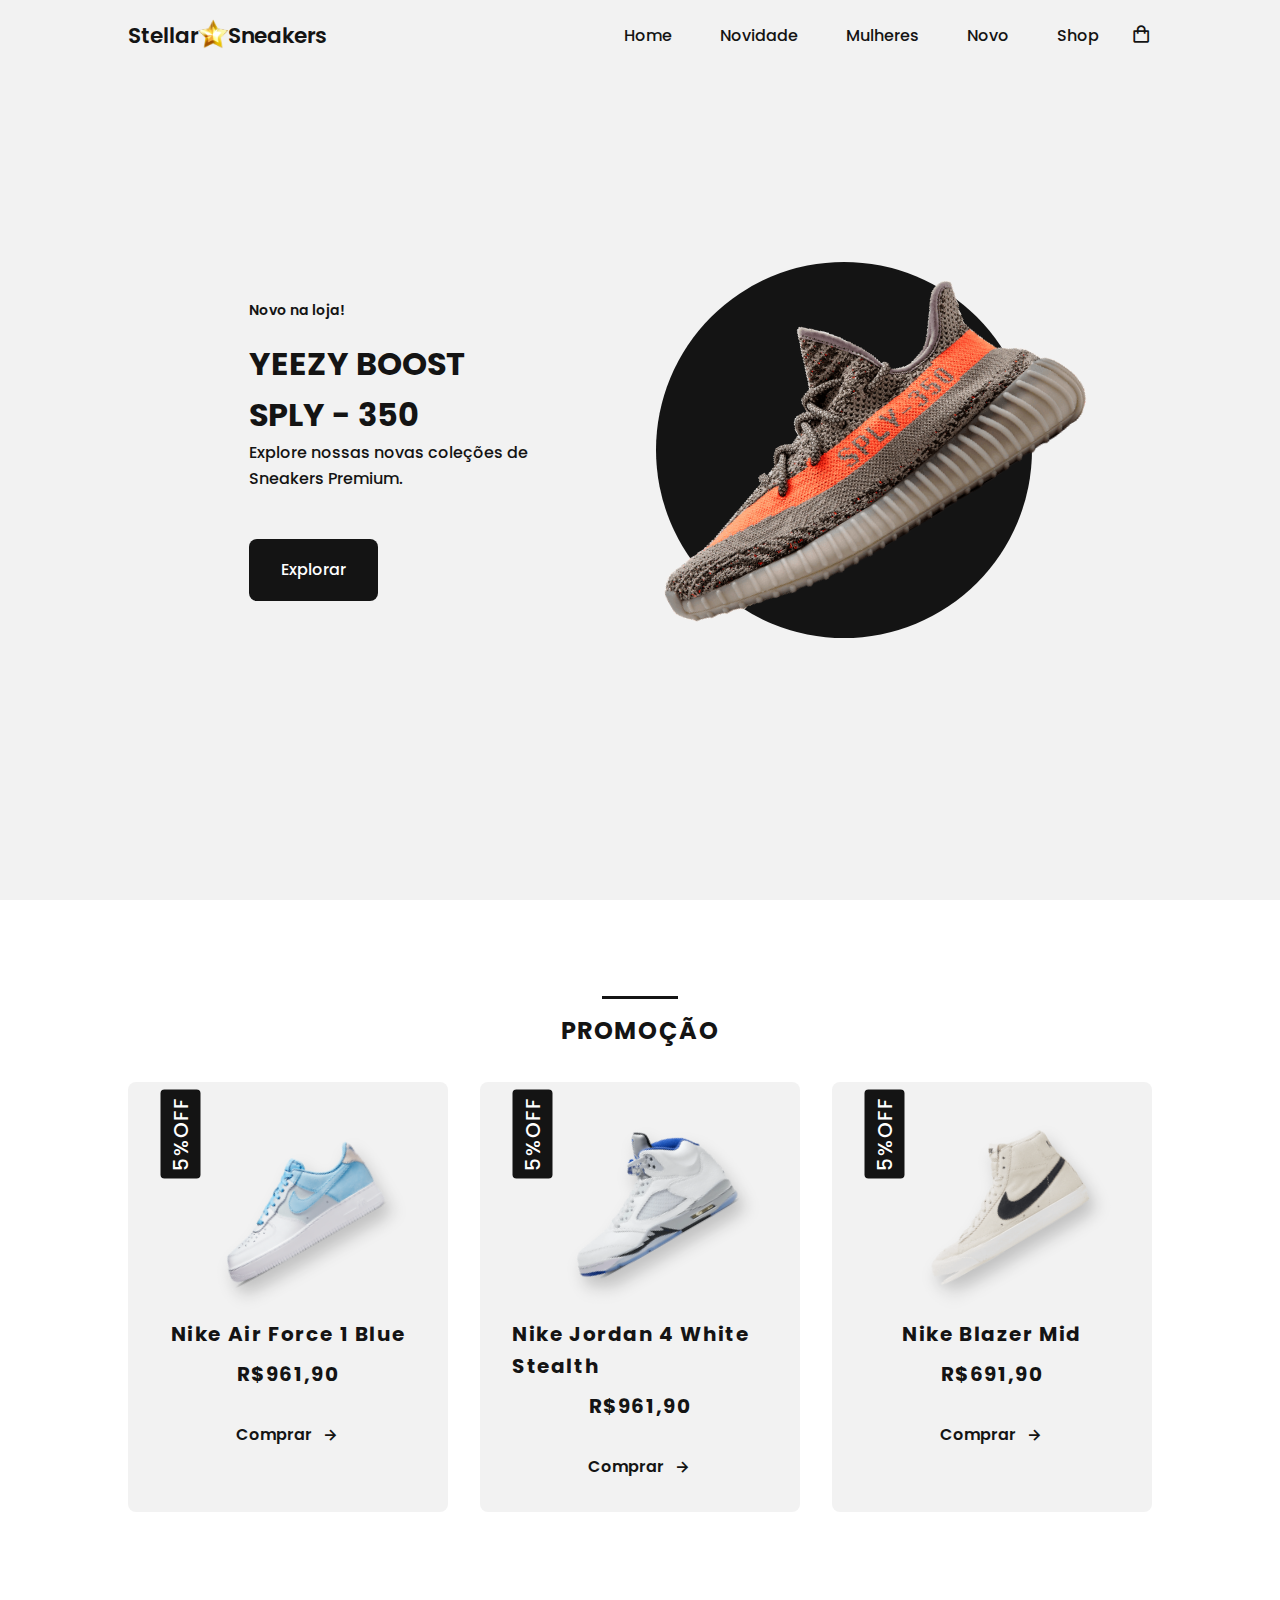
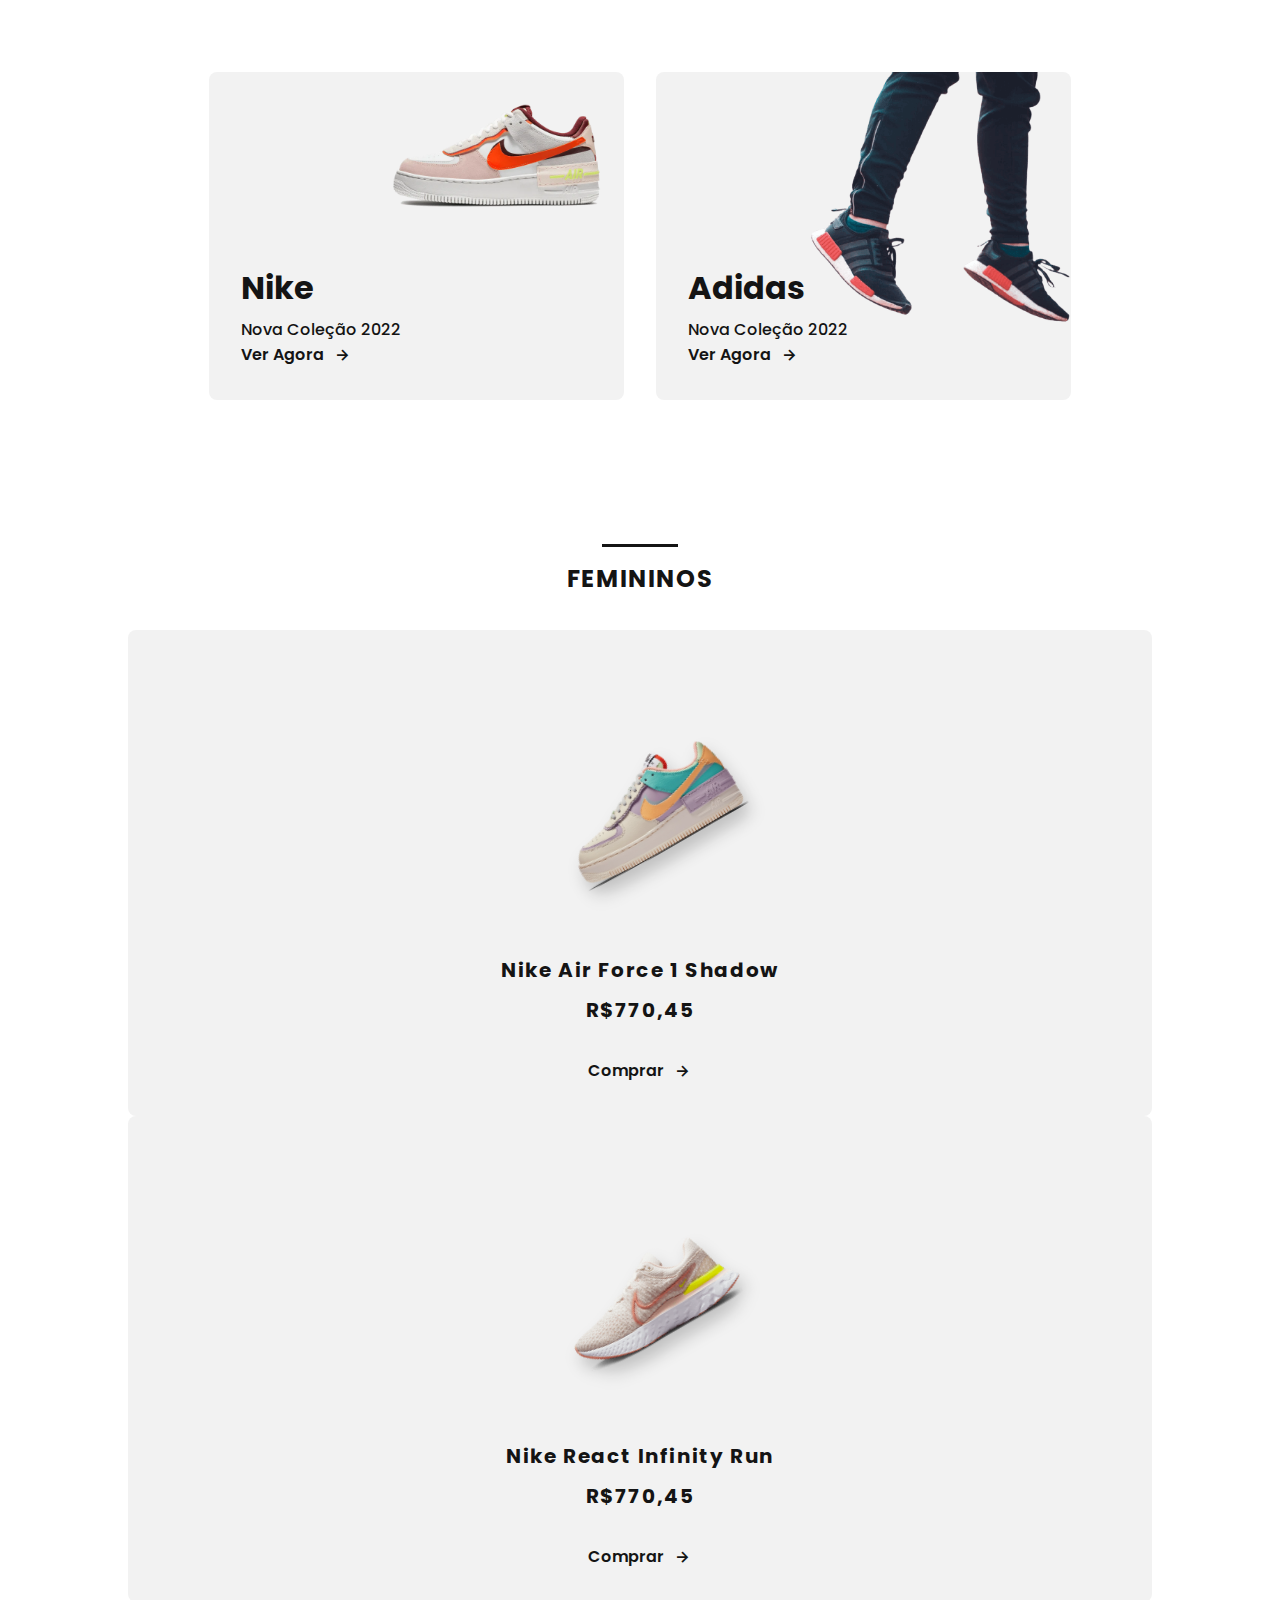
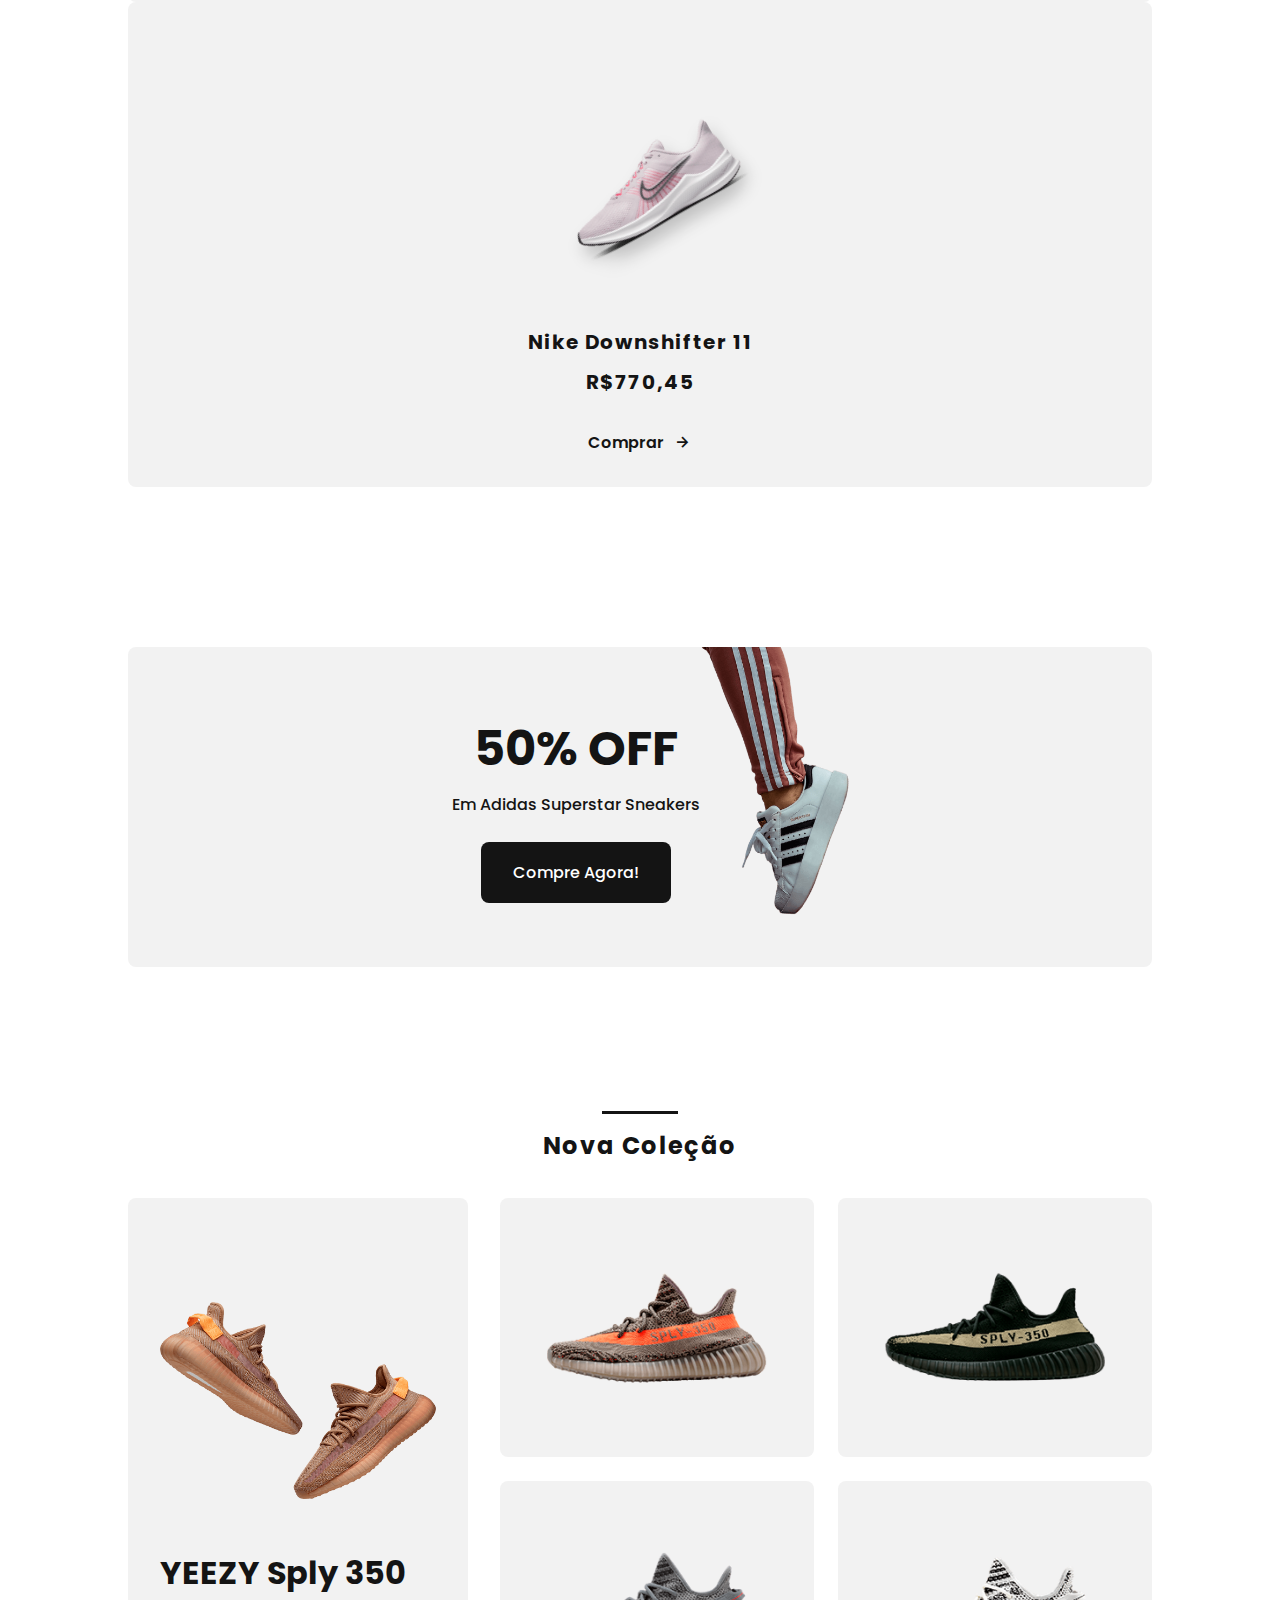
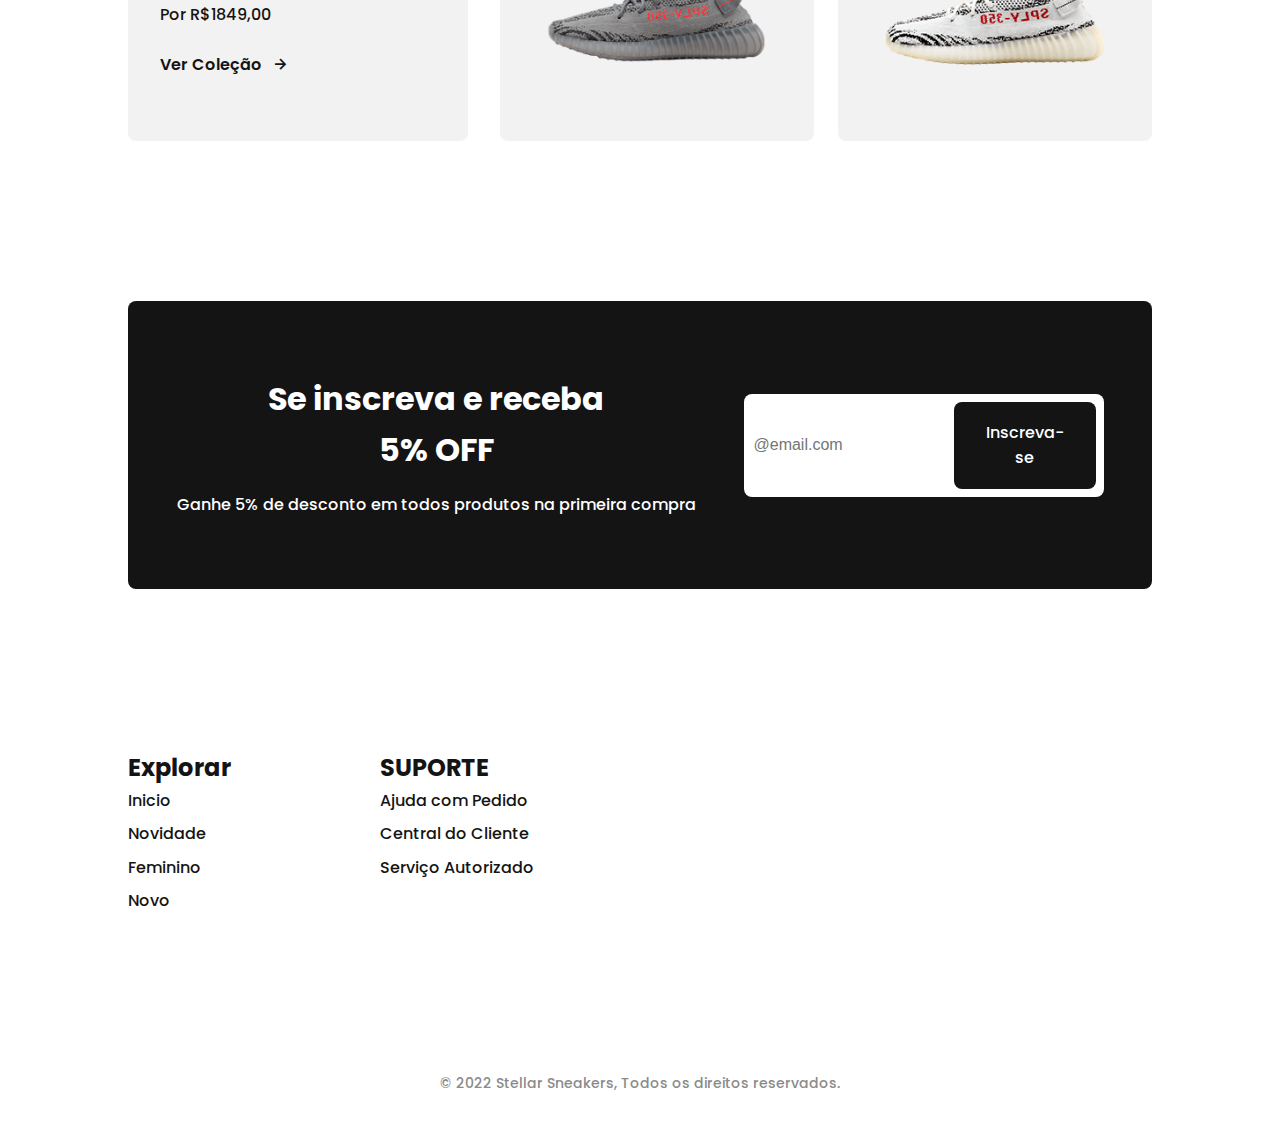
<file: index.html>
<!DOCTYPE html>
<html lang="en">
<head>
    <meta charset="UTF-8">
    <meta name="viewport" content="width=device-width, initial-scale=1.0">
    
    <!---==========CSS==========-->
    <link rel="stylesheet" href="assets/style.css">
    
    <!---========BOX ICONS=======-->
    <link href='https://unpkg.com/boxicons@2.1.2/css/boxicons.min.css' rel='stylesheet'>
    
    
    
    
    <title>Responsive Ecommerce Repository</title>
    
</head>
<body>
    
    <!---======== Header =======-->
    <header class="l-header" id="header">
        <nav class="nav bd-grid">
            <div class="nav__toggle" id="nav-toggle">
                <i class='bx bxs-grid'></i>
            </div>

            <a href="#" class="nav__logo">
                Stellar<img src="assets/img/starlogo.png" alt="" class="star__logo">Sneakers
            </a>

            <div class="nav__menu" id="nav-menu">
                <ul class="nav__list">
                    <li class="nav__item"><a href="#home" class="nav__link">Home</a></li>
                    <li class="nav__item"><a href="#featured" class="nav__link">Novidade</a></li>
                    <li class="nav__item"><a href="#women" class="nav__link">Mulheres</a></li>
                    <li class="nav__item"><a href="#new" class="nav__link">Novo</a></li>
                    <li class="nav__item"><a href="./shop.html" class="nav__link">Shop</a></li>
                </ul>
            </div>

            <div class="nav__shop">
                <i class="bx bx-shopping-bag"></i>
            </div>
        </nav>
    </header>
    
        <main class="l-main">
            <!--===== HOME =====-->
            <section class="home" id="home">
                <div class="home__container bd-grid">
                    <div class="home__sneaker">
                        <div class="home__shape"></div>
                        <img src="assets/img/imghome.png" alt="" class="home__img">
                    </div>
                    <div class="home_data">
                        <span class="home__new">Novo na loja!</span>
                        <h1 class="home__title">YEEZY BOOST <br> SPLY - 350</h1>
                        <p class="home__description">Explore nossas novas coleções de <br>Sneakers Premium.</p>
                        <a href="#" class="button">Explorar</a>
                    </div>
                </div>
            </section>

            <!--===== FEATURED =====-->
            <section class="featured section" id="featured">
                <h2 class="section-title">PROMOÇÃO</h2>

                <div class="featured__container bd-grid">
                    <article class="sneaker">
                        <div class="sneaker__sale">5%OFF</div>
                            <img src="assets/img/featured1.png" alt="" class="sneaker__img">
                            <span class="sneaker__name">Nike Air Force 1 Blue</span>
                            <span class="sneaker__preci">R$961,90</span>
                            <a href="" class="button-light">Comprar<i class='bx bx-right-arrow-alt button-icon'></i></a>
                    </article>

                    <article class="sneaker">
                        <div class="sneaker__sale">5%OFF</div>
                            <img src="assets/img/featured2.png" alt="" class="sneaker__img">
                            <span class="sneaker__name">Nike Jordan 4 White Stealth</span>
                            <span class="sneaker__preci">R$961,90</span>
                            <a href="" class="button-light">Comprar<i class='bx bx-right-arrow-alt button-icon'></i></a>
                    </article>

                    <article class="sneaker">
                        <div class="sneaker__sale">5%OFF</div>
                            <img src="assets/img/featured3.png" alt="" class="sneaker__img">
                            <span class="sneaker__name">Nike Blazer Mid</span>
                            <span class="sneaker__preci">R$691,90</span>
                            <a href="" class="button-light">Comprar<i class='bx bx-right-arrow-alt button-icon'></i></a>
                    </article>
                </div>
            </section>
            

            <!--===== Collection =====-->
            <section class="collection section">
                <div class="collection__container bd-grid">
                    <div class="collection__card">
                        <div class="collection__data">
                            <h3 class="collection__name">Nike</h3>
                            <p class="collection_description">Nova Coleção 2022</p>
                            <a href="#" class="button-light">Ver Agora <i class='bx bx-right-arrow-alt button-icon'></i></a>
                        </div>


                        <img src="assets/img/collection1.png" alt="" class="collection__img">
                    </div>

                    <div class="collection__card">
                        <div class="collection__data">
                            <h3 class="collection__name">Adidas</h3>
                            <p class="collection_description">Nova Coleção 2022</p>
                            <a href="#" class="button-light">Ver Agora <i class='bx bx-right-arrow-alt button-icon'></i></a>
                        </div>


                        <img src="assets/img/collection2.png" alt="" class="collection__img">
                    </div>
                </div>
            </section>
            

            <!--===== Women Sneakers =====-->
            <section class="women section" id="women">
                <h2 class="section-title">FEMININOS</h2>

                <div class="women__container bd-grid">
                    <article class="sneaker">
                            <img src="assets/img/women1.png" alt="" class="sneaker__img">
                            <span class="sneaker__name">Nike Air Force 1 Shadow</span>
                            <span class="sneaker__preci">R$770,45</span>
                            <a href="" class="button-light">Comprar<i class='bx bx-right-arrow-alt button-icon'></i></a>
                    </article>

                    <article class="sneaker">
                        <img src="assets/img/women2.png" alt="" class="sneaker__img">
                        <span class="sneaker__name">Nike React Infinity Run</span>
                        <span class="sneaker__preci">R$770,45</span>
                        <a href="" class="button-light">Comprar<i class='bx bx-right-arrow-alt button-icon'></i></a>
                    </article>

                    <article class="sneaker">
                        <img src="assets/img/women3.png" alt="" class="sneaker__img">
                        <span class="sneaker__name">Nike Downshifter 11</span>
                        <span class="sneaker__preci">R$770,45</span>
                        <a href="" class="button-light">Comprar<i class='bx bx-right-arrow-alt button-icon'></i></a>
                    </article>

                </div>
            </section>
            

            <!--===== Offers =====-->
            <section class="offer section">
                <div class="offer__container bd-grid">
                    <div class="offer__data">
                        <h3 class="offer__title">50% OFF</h3>
                        <p class="offer__description">Em Adidas Superstar Sneakers</p>
                        <a href="" class="button">Compre Agora!</a>
                    </div>

                    <img src="assets/img/offert.png" alt="" class="offer__img">
                </div>
            </section>
            

            <!--===== New Collection =====-->
            <section class="new section" id="new">
                <h2 class="section-title">Nova Coleção</h2>

                <div class="new__container bd-grid">
                    <div class="new__mens">
                        <img src="assets/img/new1.png" alt="" class="new__mens-img">
                        <h3 class="new__title">YEEZY Sply 350 </h3>
                        <span class="new__preci">Por R$1849,00</span>
                        <a href="#" class="button-light">Ver Coleção <i class='bx bx-right-arrow-alt button-icon'></i></a>
                    </div>

                    <div class="new__sneaker">
                        <div class="new__sneaker-card">
                           <img src="assets/img/new2.png" alt="" class="new__sneaker-img"> 
                           <div class="new__sneaker-overlay">
                            <a href="#" class="button">Comprar</a>
                           </div>
                        </div>

                        <div class="new__sneaker-card">
                            <img src="assets/img/new3.png" alt="" class="new__sneaker-img"> 
                            <div class="new__sneaker-overlay">
                             <a href="#" class="button">Comprar</a>
                            </div>
                         </div>

                         <div class="new__sneaker-card">
                            <img src="assets/img/new4.png" alt="" class="new__sneaker-img"> 
                            <div class="new__sneaker-overlay">
                             <a href="#" class="button">Comprar</a>
                            </div>
                         </div>

                         <div class="new__sneaker-card">
                            <img src="assets/img/new5.png" alt="" class="new__sneaker-img"> 
                            <div class="new__sneaker-overlay">
                             <a href="#" class="button">Comprar</a>
                            </div>
                         </div>
                    </div>
                </div>
            </section>

            <!--===== NEWSLETTER =====-->
            <section class="newsletter section">
                <div class="newsletter__container bd-grid">
                    <div>
                        <h3 class="newsletter__title">Se inscreva e receba <br> 5% OFF</h3>
                        <p class="newsletter__description">Ganhe 5% de desconto em todos produtos na primeira compra</p>
                    </div>

                    <forn class="newsletter__subscribe">
                        <input type="text" placeholder="@email.com" class="newsletter__input">
                        <a href="#" class="button">Inscreva-se</a>
                    </forn>
                </div>
            </section>
        </main>
    <!---======== Footer =======-->
    <footer class="footer section">
        <div class="footer__container bd-grid">
            <div class="footer__box">
                <h3 class="footer__title">Explorar</h3>
                <ul>
                    <li><a href="#home" class="footer__link">Inicio</a></li>
                    <li><a href="#featured" class="footer__link">Novidade</a></li>
                    <li><a href="#women" class="footer__link">Feminino</a></li>
                    <li><a href="#new" class="footer__link">Novo</a></li>
                </ul>
            </div>

            <div class="footer__box">
                <h3 class="footer__title">SUPORTE</h3>
                <ul>
                    <li><a href="#" class="footer__link">Ajuda com Pedido</a></li>
                    <li><a href="#" class="footer__link">Central do Cliente</a></li>
                    <li><a href="#" class="footer__link">Serviço Autorizado</a></li>
                </ul>
            </div>

            <div class="footer__box">
              <a href="" class="footer__social"><i class='bx bx1-facebook'></i></a>
              <a href="" class="footer__social"><i class='bx bx1-instagram'></i></a>
              <a href="" class="footer__social"><i class='bx bx1-twitter'></i></a>
              <a href="" class="footer__social"><i class='bx bx1-google'></i></a>
            </div>
        </div>

        <p class="footer__copy">&#169; 2022 Stellar Sneakers, Todos os direitos reservados.</p>
    </footer>

    <!---======== Main JS =======-->
    <script src="assets/script.js"></script>
    
    
</body>
</html>
</file>
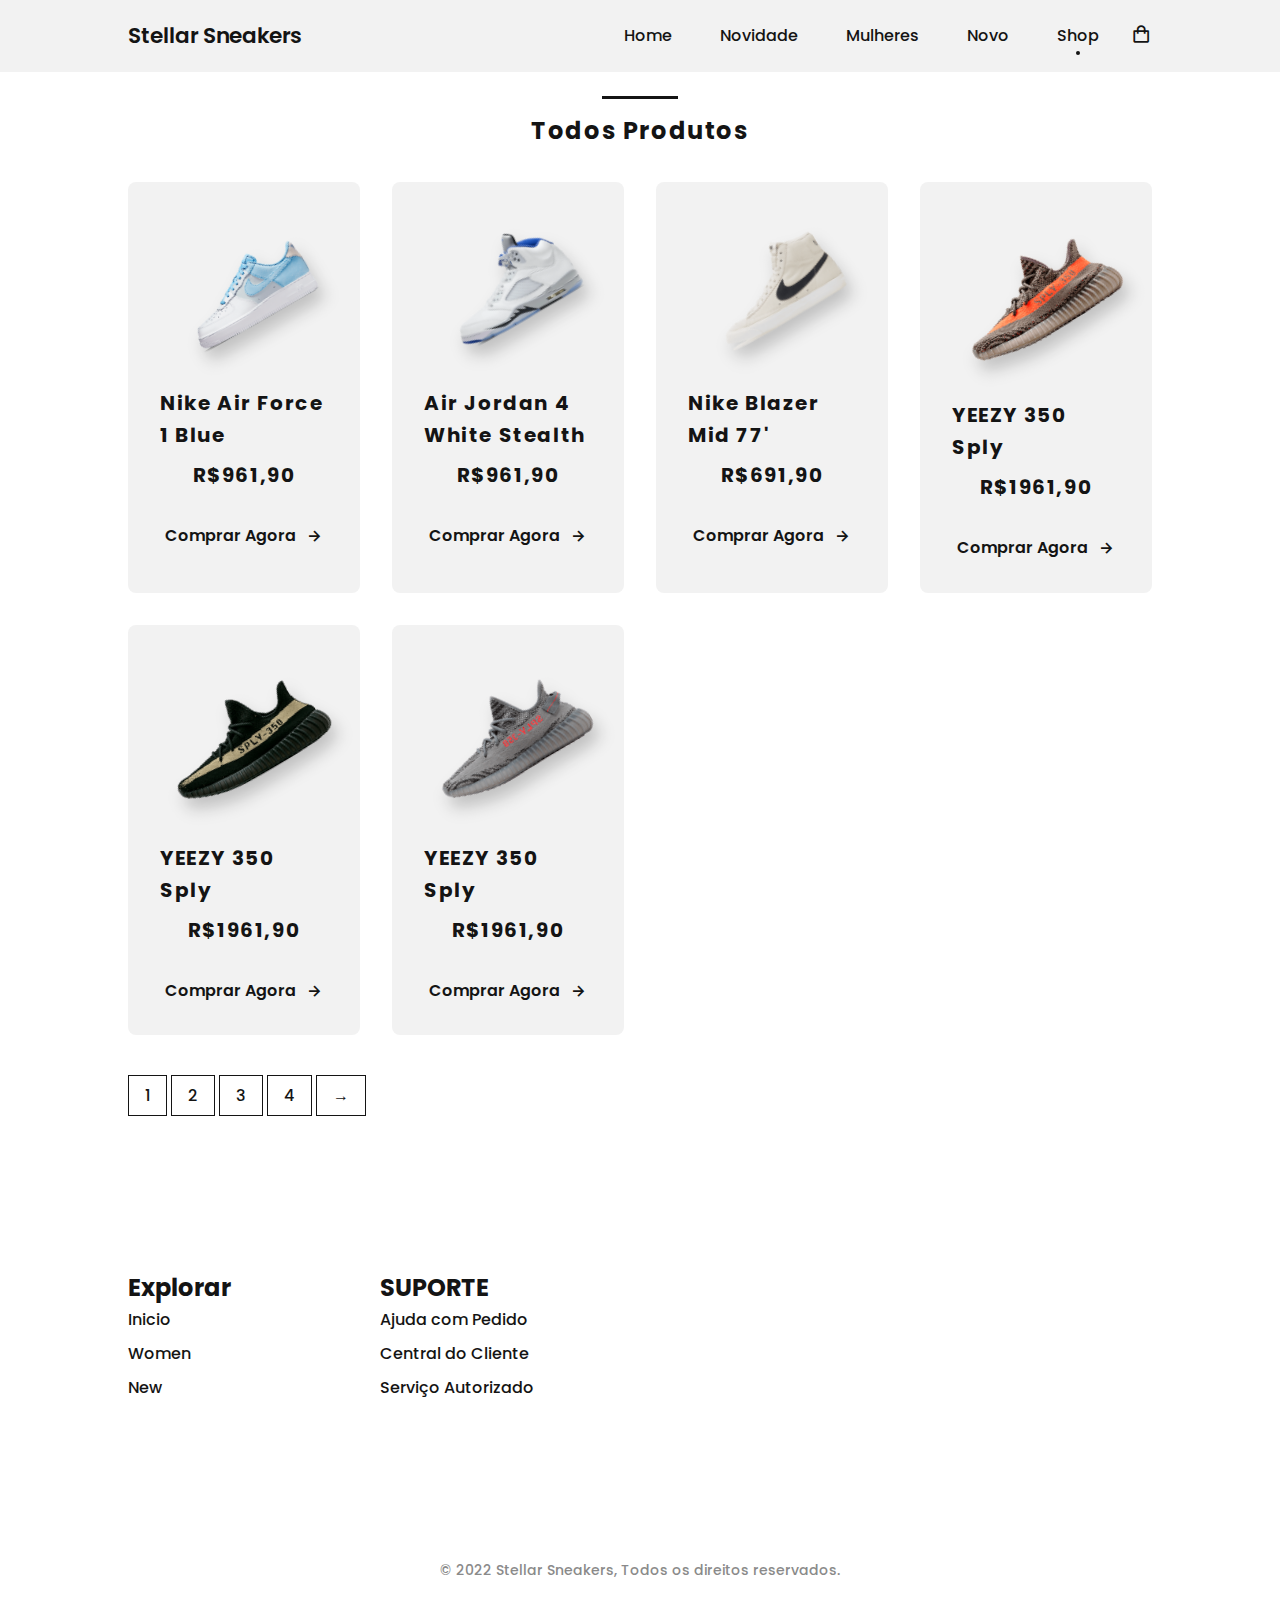
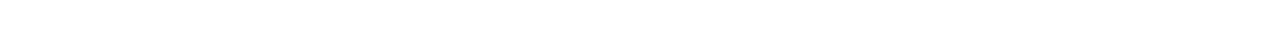
<file: shop.html>
<!DOCTYPE html>
<html lang="en">
<head>
    <meta charset="UTF-8">
    <meta http-equiv="X-UA-Compatible" content="IE=edge">
    <meta name="viewport" content="width=device-width, initial-scale=1.0">
    
    <!--====== CSS ======-->
    <link rel="stylesheet" href="assets/style.css">
    
    <!--====== CSS ======-->
    <link href='https://unpkg.com/boxicons@2.1.2/css/boxicons.min.css' rel='stylesheet'>
    
    
    <title>Stellar Sneakers</title>
</head>
<body>
    
    <!--====== Header ======-->
    <header class="l-header" id="header">
        <nav class="nav bd-grid">
            <div class="nav__toggle" id="nav-toggle">
                <i class='bx bxs-grid'></i>
            </div>
            
            <a href="#" class="nav__logo">Stellar Sneakers</a>
            
            <div class="nav__menu" id="nav-menu">
                <ul class="nav__list">
                    <li class="nav__item"><a href="./index.html" class="nav__link">Home</a></li>
                    <li class="nav__item"><a href="./index.html#featured" class="nav__link">Novidade</a></li>
                    <li class="nav__item"><a href="./index.html#women" class="nav__link">Mulheres</a></li>
                    <li class="nav__item"><a href="./index.html#new" class="nav__link">Novo</a></li>
                    <li class="nav__item"><a href="#shop" class="nav__link active">Shop</a></li>
                </ul>
            </div>
            
            <div class="nav__shop">
                <i class="bx bx-shopping-bag"></i>
            </div>
        </nav>
    </header>
    
    <main class="l-main">
        <!------====== All Products ========------->
        <section class="featured section" id="shop">
            <h2 class="section-title">Todos Produtos</h2>
            
            <div class="featured__container bd-grid">
                <article class="sneaker">
                    <img src="assets/img/featured1.png" alt="" class="sneaker__img">
                    <span class="sneaker__name">Nike Air Force 1 Blue</span>
                    <span class="sneaker__preci">R$961,90</span>
                    <a href="" class="button-light">Comprar Agora<i class='bx bx-right-arrow-alt button-icon'></i></a>
                </article>
                
                <article class="sneaker">
                    <img src="assets/img/featured2.png" alt="" class="sneaker__img">
                    <span class="sneaker__name">Air Jordan 4 White Stealth</span>
                    <span class="sneaker__preci">R$961,90</span>
                    <a href="" class="button-light">Comprar Agora<i class='bx bx-right-arrow-alt button-icon'></i></a>
                </article>
                
                <article class="sneaker">
                    <img src="assets/img/featured3.png" alt="" class="sneaker__img">
                    <span class="sneaker__name">Nike Blazer Mid 77'</span>
                    <span class="sneaker__preci">R$691,90</span>
                    <a href="" class="button-light">Comprar Agora<i class='bx bx-right-arrow-alt button-icon'></i></a>
                </article>
                
                
                <article class="sneaker">
                    <img src="assets/img/new2.png" alt="" class="sneaker__img">
                    <span class="sneaker__name">YEEZY 350 Sply</span>
                    <span class="sneaker__preci">R$1961,90</span>
                    <a href="" class="button-light">Comprar Agora<i class='bx bx-right-arrow-alt button-icon'></i></a>
                </article>
                
                <article class="sneaker">
                    <img src="assets/img/new3.png" alt="" class="sneaker__img">
                    <span class="sneaker__name">YEEZY 350 Sply</span>
                    <span class="sneaker__preci">R$1961,90</span>
                    <a href="" class="button-light">Comprar Agora<i class='bx bx-right-arrow-alt button-icon'></i></a>
                </article>
                
                <article class="sneaker">
                    <img src="assets/img/new4.png" alt="" class="sneaker__img">
                    <span class="sneaker__name">YEEZY 350 Sply</span>
                    <span class="sneaker__preci">R$1961,90</span>
                    <a href="" class="button-light">Comprar Agora<i class='bx bx-right-arrow-alt button-icon'></i></a>
                </article>
            </div>
            
            <div class="sneaker__pages bd-grid">
                <div>
                    <span class="sneaker__pag">1</span>
                    <span class="sneaker__pag">2</span>
                    <span class="sneaker__pag">3</span>
                    <span class="sneaker__pag">4</span>
                    <span class="sneaker__pag">&#8594;</span>
                </div>
                
                
                
                
            </div>
        </section>
    </main>
    
    <!--====== Footer ======-->
    
    <footer class="footer section">
        <div class="footer__container bd-grid">
            <div class="footer__box">
                <h3 class="footer__title">Explorar</h3>
                <ul>
                    <li><a href="#home" class="footer__link">Inicio</a></li>
                    <li><a href="#featured" class="footer__link"></a></li>
                    <li><a href="#women" class="footer__link">Women</a></li>
                    <li><a href="#new" class="footer__link">New</a></li>
                </ul>
            </div>
            
            <div class="footer__box">
                <h3 class="footer__title">SUPORTE</h3>
                <ul>
                    <li><a href="#" class="footer__link">Ajuda com Pedido</a></li>
                    <li><a href="#" class="footer__link">Central do Cliente</a></li>
                    <li><a href="#" class="footer__link">Serviço Autorizado</a></li>
                </ul>
            </div>
            
            <div class="footer__box">
                <a href="" class="footer__social"><i class='bx bx1-facebook'></i></a>
                <a href="" class="footer__social"><i class='bx bx1-instagram'></i></a>
                <a href="" class="footer__social"><i class='bx bx1-twitter'></i></a>
                <a href="" class="footer__social"><i class='bx bx1-google'></i></a>
            </div>
        </div>
        
        <p class="footer__copy">&#169; 2022 Stellar Sneakers, Todos os direitos reservados.</p>
    </footer>
    
    
    
    <!--====== Main JS ======-->
    <script src="assets/script.js"></script>
</body>
</html>
</file>
<file: assets/style.css>
/*===== Font =====*/

@import url("https://fonts.googleapis.com/css2?family=Poppins:wght@400;500;600;700&display=swap");

/*===== Root =====*/
:root {
    --header-height: 3rem;
    --font-medium: 500;
    --font-semi-bold: 600;
    --font-bold: 700;
    
    /*===== Colors =====*/
    --dark-color: #141414;
    --dark-color-light: #8A8A8A;
    --dark-color-lighten: #F2F2F2;
    --white-color: #FFF;
    
    /*===== Font Typography =====*/
    
    --body-font: 'Poppins', sans-serif;
    --big-font-size: 1.25rem;
    --bigger-font-size: 1.5rem;
    --biggest-font-size: 2rem;
    --h2-font-size: 1.25rem;
    --normal-font-size: .938rem;
    --smaller-font-size: .938rem;

    /*===== Margins =====*/
    --mb-1: .5rem;
    --mb-2: 1rem;
    --mb-3: 1.5rem;
    --mb-4: 2rem;
    --mb-5: 2.5rem;
    --mb-6: 3rem;

    /*===== Z index =====*/
    --z-fixed: 100;

    /*===== Rotate Img =====*/
    --rotate-img: rotate(-30deg);
}

@media screen and (min-width: 768px){
    :root{
    --big-font-size: 1.5rem;
    --bigger-font-size: 2rem;
    --biggest-font-size: 3rem;
    --normal-font-size: 1rem;
    --smaller-font-size: .875rem;
    }
}
      
    /*===== Base =====*/
*,::before,::after{
    box-sizing: border-box;
}

html{
    scroll-behavior: smooth;
}

body{
    margin: var(--header-height) 0 0 0;
    font-family: var(--body-font);
    font-size: var(--normal-font-size);
    font-weight: var(--font-medium);
    color: var(--dark-color);
    line-height: 1.6;

}

h1,h2,h3,p,ul{
    margin: 0;
}

ul{
    padding: 0;
    list-style: none;
}

a{
    text-decoration: none;
    color: var(--dark-color);
}

img{
    max-width: 100%;
    height: auto;
    display: block;
}
    
    /*===== CSS CLASS =====*/
.section{
    padding: 5rem 0 2rem;
}

.section-title{
    position: relative;
    font-size: var(--big-font-size);
    margin-bottom: var(--mb-4);
    text-align: center;
    letter-spacing: .1rem;
}

.section-title::after{
    content: '';
    position: absolute;
    width: 56px;
    height: .18rem;
    top: -1rem;
    left: 0;
    right: 0;
    margin: auto;
    background-color: var(--dark-color);
}
    
    /*===== LAYOUT =====*/
.bd-grid{
    max-width: 1024px;
    display: grid;
    grid-template-columns: 100%;
    column-gap: 2rem;
    width: calc(100% - 2rem);
    margin-left: var(--mb-2);
    margin-right: var(--mb-2);
}

.l-header{
    width: 100%;
    position: fixed;
    top: 0;
    left: 0;
    z-index: var(--z-fixed);
    background-color: var(--dark-color-lighten);

}

    /*===== NAV =====*/
.nav{
    height: var(--header-height);
    display: flex;
    justify-content: space-between;
    align-items: center;
}

@media screen and (max-width: 768px){
    .nav__menu{
        position: fixed;
        top: var(--header-height);
        left: -190%;
        width: 70%;
        height: 100vh;
        padding: 2rem;
        background-color: var(--white-color);
        transition: .5s;
    }
}

.nav__item{
    margin-bottom: var(--mb-4);
}

.nav__logo{
    font-weight: var(--font-semi-bold);
    display: inline-flex;
    font-size: 1.35rem;
}

.star__logo{
    width: 30px;
    display: inline-flex;
    height: 30px;

    
}

.nav__toggle, .nav__shop{
    font-size: 1.3rem;
    cursor: pointer;
}

      /*===== Show Menu =====*/
.show{
    left: 0;
}
      
      /*===== Active Link =====*/
.active{
    position: relative;
}

.active::before{
    content: '';
    position: absolute;
    bottom: -.5rem;
    left: 45%;
    width: 4px;
    height: 4px;
    background: var(--dark-color);
    border-radius: 50%;
}
      /*===== Change Color Header =====*/
      .scroll-header{
        background-color: var(--white-color);
        box-shadow: 0 2px 4px rgba(0,0,0,.1);
    }
         /*===== Home =====*/
    .home{
        background-color: var(--dark-color-lighten);
        overflow: hidden;
    }
    
    .home__container{
        height: calc(100vh - var(--header-height));
    }
    
    .home__sneaker{
        position: relative;
        display: flex;
        justify-content: center;
        align-self: center;
    }
    
    .home__shape{
        width: 220px;
        height: 220px;
        background-color: var(--dark-color);
        border-radius: 50%;
    }
    
    .home__img{
        position: absolute;
        top: 1.5rem;
        max-width: initial;
        width: 275px;
        transform: var(--rotate-img);
    }
    
    .home__new{
        display: block;
        font-size: var(--smaller-font-size);
        font-weight: var(--font-semi-bold);
        margin-bottom: var(--mb-2);
    }
    
    .home-title{
        font-size: var(--bigger-font-size);
        margin-bottom: var(--mb-1);
    }
    
    .home__description{
        margin-bottom: var(--mb-6);
    }
    
    /*===== BUTTONS =====*/
    
    .button{
        display: inline-block;
        background-color: var(--dark-color);
        color: var(--white-color);
        padding: 1.125rem 2rem;
        font-weight: var(--font-medium);
        border-radius: .5rem;
        transition: .3s;
    }
    
    .button:hover{
        transform: translateY(-.25rem);
    }
    
    .button-light{
        display:inline-flex;
        color: var(--dark-color);
        font-weight: var(--font-semi-bold);
        align-items: center;
    }
    
    .button-icon{
        font-size: 1.25rem;
        margin-left: var(--mb-1);
        transition: .3s;
    }
    
    .button-light:hover .button-icon{
        transform: translate(.25rem);
    }
    
    /*===== FEATURED =====*/
    .featured__container{
        row-gap: 2rem;
        grid-template-columns: repeat(auto-fit, minmax(220px, 1fr));
    }
    
    .sneaker{
        position: relative;
        display: flex;
        flex-direction: column;
        align-items: center;
        padding: 2rem;
        background-color: var(--dark-color-lighten);
        border-radius: .5rem;
        transition: .3s;
    }
    
    .sneaker__sale{
        position: absolute;
        left: .5rem;
        background-color: var(--dark-color);
        color: var(--white-color);
        padding: .25rem .5rem;
        border-radius: .25rem;
        font-size: var(--h2-font-size);
        transform: rotate(-90deg);
        letter-spacing: .1rem;
    }
    
    .sneaker__img{
        width: 220px;
        margin-top: var(--mb-3);
        margin-bottom: var(--mb-6);
        transform: var(--rotate-img);
        filter: drop-shadow(0 12px 8px rgba(0,0,0,.2));
    }
    
    .sneaker__name, .sneaker__preci{
        font-size: var(--h2-font-size);
        letter-spacing: .1rem;
        font-weight: var(--font-bold);
    }
    
    .sneaker__name{
        margin-bottom: var(--mb-1);
    }
    
    .sneaker__preci{
        margin-bottom: var(--mb-4);
    }
    
    .sneaker:hover{
        transform: translate(-.5rem);
    }

    .sneaker__pages{
        margin-top: var(--mb-6);
    }

    .sneaker__pag{
        padding: .5rem 1rem;
        border: 1px solid var(--dark-color)
    }

    .sneaker__pag:hover{
        background-color: var(--dark-color);
        color: var(--white-color);
    }
    
    /*===== COLLECTION =====*/
    .collection__container{
        row-gap: 2rem;
        justify-content: center;
    }
    
    .collection__card{
        position: relative;
        display: flex;
        height: 328px;
        background-color: var(--dark-color-lighten);
        padding: 2rem;
        border-radius: .5rem;
        transition: .3s;
    
    }
    
    .collection__data{
        align-self: flex-end;
    }
    
    .collection__img{
        position: absolute;
        top: 0;
        right: 0;
        width: 230px;
    }
    
    .collection__name{
        font-size: var(--bigger-font-size);
        margin-bottom: .25rem;
    }
    
    .colection_description{
        margin-bottom: var(--mb-2);
    }
    
    .collection_card:hover{
        transform: translate(-.5rem);
    }

/*===== Women Sneakers =====*/
.women_container{
    row-gap: 2rem;
    grid-template-columns: repeat(auto-fit, minmax(220px, 1fr));
}

/*===== Offers =====*/
.offer__container{
    grid-template-columns: 53% 45%;
    column-gap: 0;
    background-color: var(--dark-color-lighten);
    border-radius: .5rem;
    justify-content: center;
}

.offer__data{
    padding: 4rem 0 4rem 1.5rem;
}

.offer__title{
    font-size: var(--biggest-font-size);
    margin-bottom: .25rem;
}

.offer__description{
    margin-bottom: var(--mb-3);
}

.offer__img{
    width: 153px;
}

/*===== New Collection =====*/
.new__container{
    row-gap: 2rem;
}

.new__mens{
    display: flex;
    flex-direction: column;
    justify-content: center;
    background-color: var(--dark-color-lighten);
    border-radius: .5rem;
    padding: 2rem;
}

.new__mens-img{
    width: 276px;
    margin-bottom: var(--mb-3);
}

.new__title{
    font-size: var(--bigger-font-size);
    margin-bottom: .25rem;
}

.new__preci{
    display: block;
    margin-bottom: var(--mb-3);
}

.new__sneaker{
    display: grid;
    gap: 1.5rem;
    grid-template-columns: repeat(auto-fit, minmax(220px, 1fr));
}

.new__sneaker-card{
    position: relative;
    padding: 3.5rem 1.5rem;
    background-color: var(--dark-color-lighten);
    border-radius: .5rem;
    overflow: hidden;
    display: flex;
    justify-content: center;
}

.new__sneaker-img{
    width: 220px;
}

.new__sneaker-overlay{
    position: absolute;
    left: 0;
    bottom: -100%;
    width: 100%;
    height: 100%;
    display: flex;
    justify-content: center;
    align-items: center;
    background-color: rgba(138,138,138,.3);
    transition: .1s;
}

.new_sneaker-card:hover .new__sneaker-overlay{
    bottom: 0;
}

/*===== Newsletter =====*/
.newsletter__container{
    background-color: var(--dark-color);
    color: var(--white-color);
    padding: 2rem .5rem;
    border-radius: .5rem;
    text-align: center;
}

.newsletter__title{
    font-size: var(--bigger-font-size);
    margin-bottom: var(--mb-2);
}

.newsletter__description{
    margin-bottom: var(--mb-5);
}

.newsletter__subscribe{
    display: flex;
    column-gap: .5rem;
    background-color: var(--white-color);
    padding: .5rem;
    border-radius: .5rem;
}

.newsletter__input{
    outline: none;
    border: none;
    width: 90%;
    font-size: var(--normal-font-size);
}

.newsletter::placeholder{
    color: var(--dark-color);
    font-family: var(--body-font);
    font-size: var(--normal-font-size);
    font-weight: var(--font-semi-bold);
}

/*===== Footer =====*/
.footer__container{
    grid-template-columns: repeat(auto-fit, minxmax(220px, 1fr));
}

.footer__box{
    margin-bottom: var(--mb-4);
}

.footer__title{
    font-size: var(--big-font-size);
}

.footer__link{
    display: block;
    width: max-content;
    margin-bottom: var(--mb-1);
}

.footer__social{
    font-size: 1.5rem;
    margin-right: 1.25rem;
}

.footer__copy{
    padding-top: 3rem;
    font-size: var(--smaller-font-size);
    color: var(--dark-color-light);
    text-align: center;
}

/*===== Footer =====*/
@media screen and (min-width: 576px){
    .collection__container{
        grid-template-columns: 415px;
    }

    .collection__img{
        width: 260px;
    }

    .offer__container{
        grid-template-columns: max-content max-content;
    }

    .offer__data{
        text-align: center;
    }

    .new__mens{
        align-items: center;
    }

}


@media screen and (min-width: 768px){
    body{
        margin: 0;
    }

    .section{
        padding: 7rem 0 3rem;
    }

    .section-title::after{
        width: 76px;
    }

    .nav{
        height: calc(var(--header-height) + 1.5rem);
    }

    .nav__menu{
        margin-left: auto;
    }

    .nav__list{
        display: flex;
    }

    .nav__item{
        margin-left: var(--mb-6);
        margin-bottom: 0;
    }
    .nav__toggle{
        display: none;
    }

    .home__container{
        height: 100vh;
        grid-template-columns: max-content max-content;
        justify-content: center;
        align-items: center;
    }

    .home__sneaker{
        order: 1;
    }
    .home__shape{
        width: 376px;
        height: 376px;
    }
    .home__img{
        width: 470px;
        top: 3.5rem;
        right: 0;
        left: -3rem;
    }

    .newsletter__container{
        grid-template-columns: max-content max-content;
        justify-content: center;
        align-items: center;
        padding: 4.5rem 2rem;
        column-gap: 3rem;
    }

    .newsletter__description{
        margin-bottom: 0;
    }

    .newsletter__subscribe{
        width: 360px;
        height: max-content;
}

@media screen and (min-width: 1024px){
    .bd-grid{
        margin-left: auto;
        margin-right: auto;
    }

    .home__container{
        column-gap: 8rem;
    }

    .collection__container{
        grid-template-columns: repeat(2, 415px);
    }

    .new__container{
        grid-template-columns: max-content 1fr;
    }
    .new__mens{
        align-items: initial;
        justify-content: flex-end;
        padding: 4rem 2rem;
    }

    .new__mens-img{
        margin-bottom: var(--mb-6);
    }
    .footer__container{
        grid-template-columns: repeat(2, 220px);
    }
}
    

}
</file>
